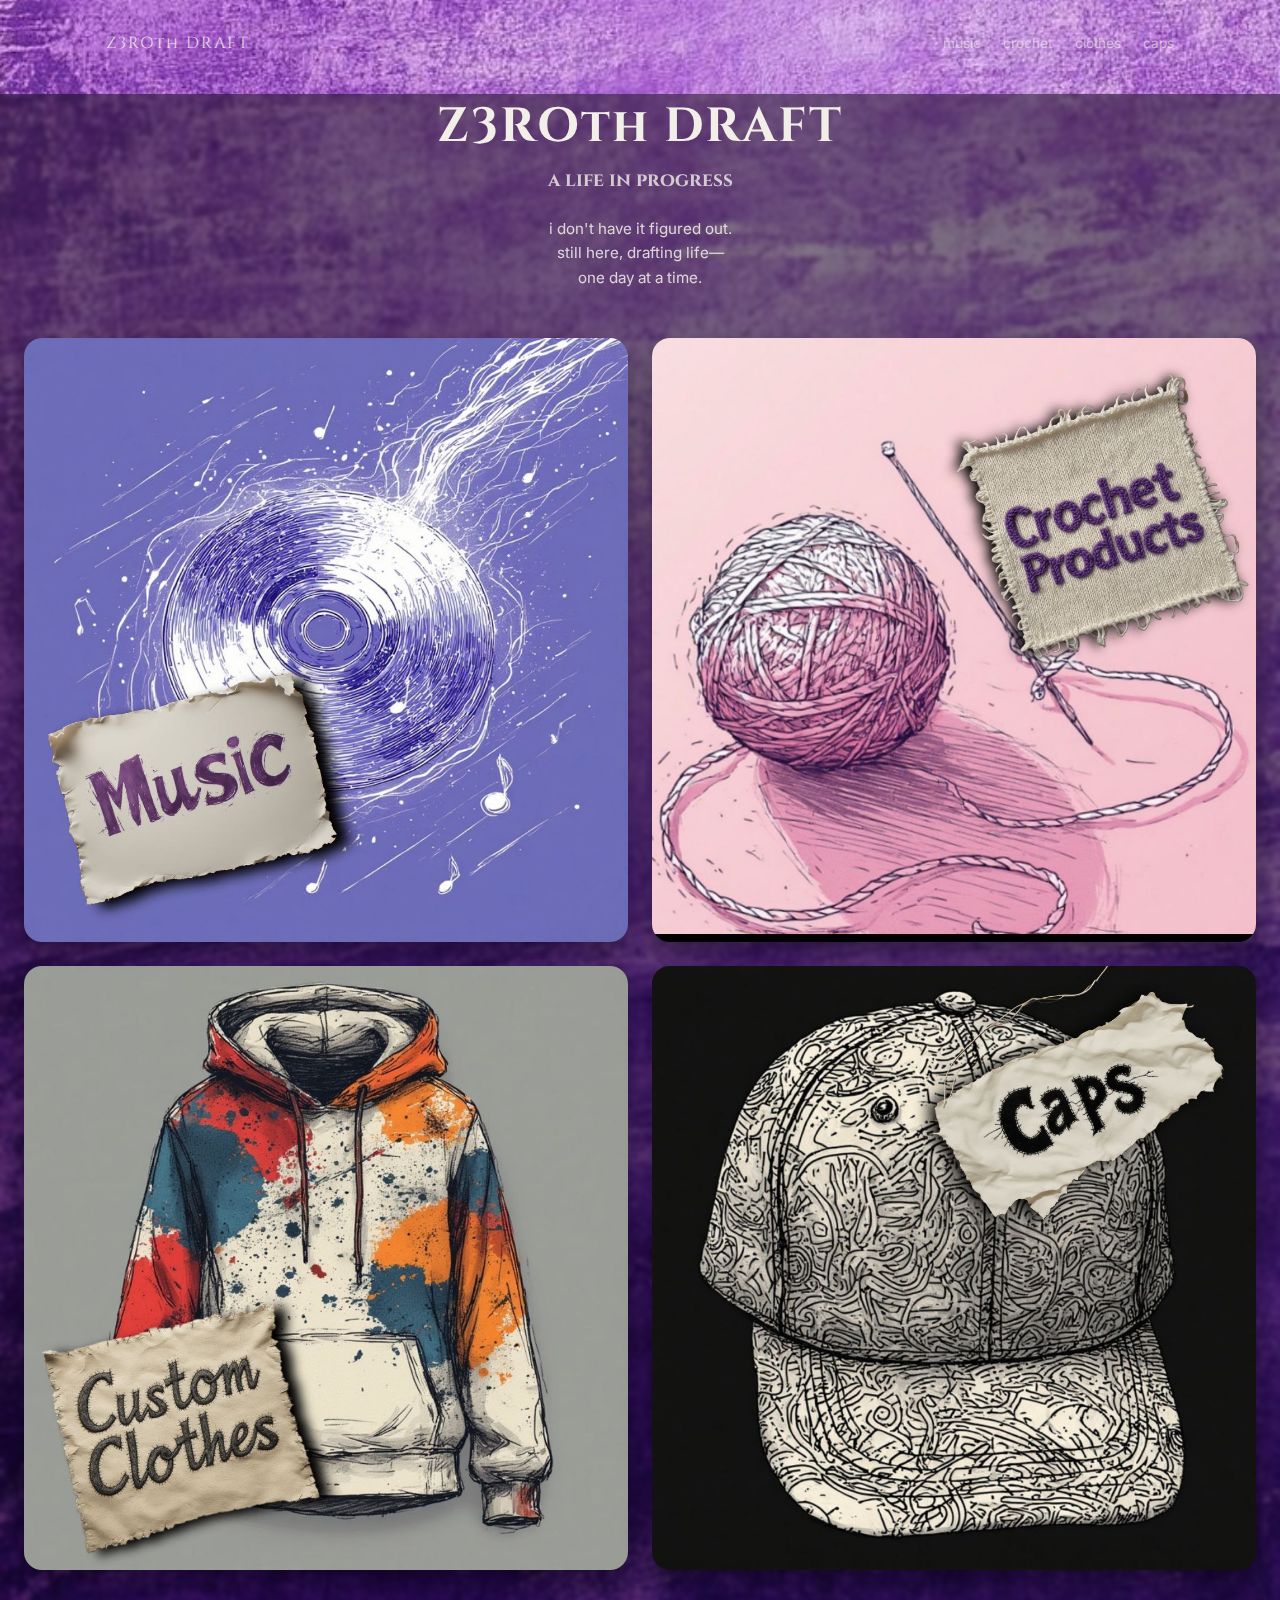
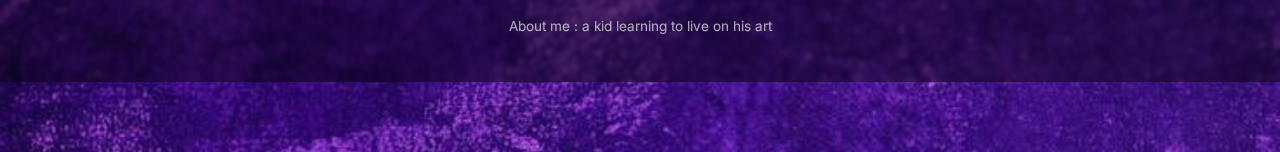
<file: index.html>
<!DOCTYPE html>
<html lang="en">
<head>
  <meta charset="UTF-8" />
  <meta name="viewport" content="width=device-width, initial-scale=1.0"/>
  <title>Z3ROth DRAFT</title>
  <link rel="stylesheet" href="style.css" />
</head>
<body class="home">
<header class="site-nav">
  <a href="index.html" class="nav-logo">Z3ROth DRAFT</a>

  <nav class="nav-links">
    <a href="music.html">music</a>
    <a href="crochet.html">crochet</a>
    <a href="clothes.html">clothes</a>
    <a href="caps.html">caps</a>
  </nav>
</header>

  <main class="container">
    <header class="hero">
      <h1>Z3ROth DRAFT</h1>
      <h2>a life in progress</h2>
      <p>
        i don't have it figured out.<br/>
        still here, drafting life—<br/>
        one day at a time.
      </p>
    </header>

<section class="cards">
  <a href="music.html" class="card image-only">
    <img src="assets/music.png" alt="music">
  </a>

  <a href="crochet.html" class="card image-only">
    <img src="assets/crochet.png" alt="crochet">
  </a>

  <a href="clothes.html" class="card image-only">
    <img src="assets/clothes.png" alt="clothes">
  </a>

  <a href="caps.html" class="card image-only">
    <img src="assets/cap.png" alt="caps">
  </a>
</section>


    <footer>
      <p>About me : a kid learning to live on his art</p>
    </footer>
  </main>

</body>
</html>
</file>
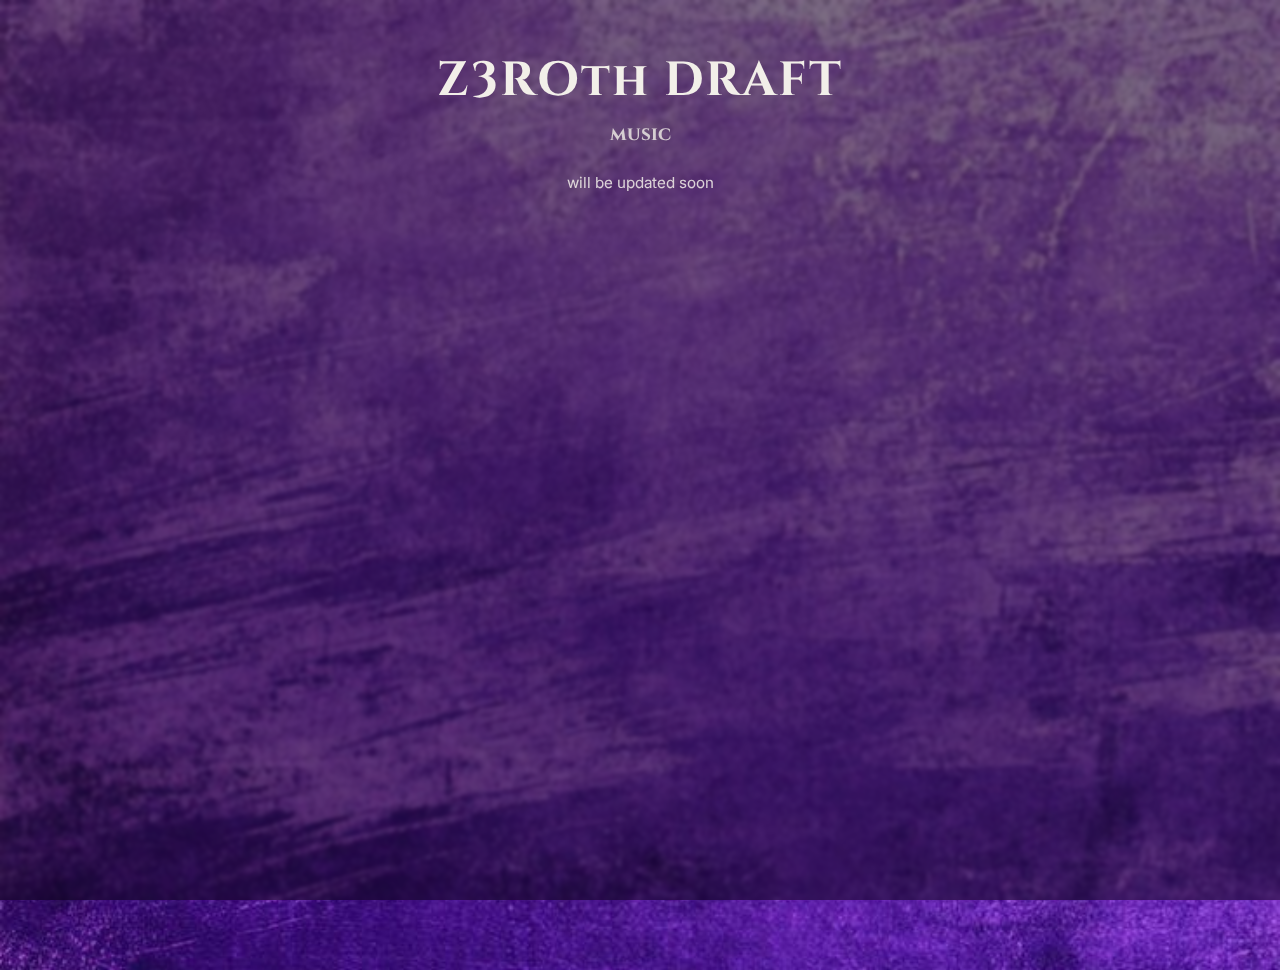
<file: clothers.html>
<!DOCTYPE html>
<html lang="en">
<head>
  <meta charset="UTF-8">
  <meta name="viewport" content="width=device-width, initial-scale=1.0">
  <title>Music – Z3ROth DRAFT</title>
  <link rel="stylesheet" href="style.css">
</head>
<body>

  <main class="container">
    <header class="hero">
      <h1>Z3ROth DRAFT</h1>
      <h2>music</h2>
      <p>will be updated soon</p>
    </header>
  </main>

</body>
</html>
</file>
<file: style.css>
@import url('https://fonts.googleapis.com/css2?family=Cinzel:wght@400;600&family=Inter:wght@300;400&display=swap');

/* ===== SITE NAV ===== */

.site-nav {
  width: 100%;
  max-width: 1100px;
  margin: 0 auto 2.5rem;
  padding: 0 1rem;

  display: flex;
  align-items: center;
  justify-content: space-between;

  font-family: 'Cinzel', serif;
}

.nav-logo {
  font-size: 1rem;
  letter-spacing: 2px;
  text-decoration: none;
  color: #f2efe9;
  opacity: 0.85;
}

.nav-links {
  display: flex;
  gap: 1.4rem;
}

.nav-links a {
  font-family: 'Inter', sans-serif;
  font-size: 0.85rem;
  text-decoration: none;
  color: #f2efe9;
  opacity: 0.6;
  transition: opacity 0.25s ease;
}

.nav-links a:hover {
  opacity: 1;
}


* {
  margin: 0;
  padding: 0;
  box-sizing: border-box;
}

body {
  min-height: 100vh;
  background: url("assets/bg.jpg") no-repeat center center / cover;
  font-family: 'Inter', sans-serif;
  color: #f2efe9;
}

.container {
  min-height: 100vh;
  backdrop-filter: blur(2px);
  background: rgba(0, 0, 0, 0.45);
  padding: 3rem 1.5rem;
  display: flex;
  flex-direction: column;
  align-items: center;
}

.hero {
  text-align: center;
  margin-bottom: 3rem;
}

.hero h1 {
  font-family: 'Cinzel', serif;
  font-size: 3rem;
  letter-spacing: 2px;
}

.hero h2 {
  font-family: 'Cinzel', serif;
  font-size: 1.2rem;
  opacity: 0.8;
  margin-top: 0.5rem;
}

.hero p {
  margin-top: 1.5rem;
  font-size: 0.95rem;
  line-height: 1.6;
  opacity: 0.85;
}

.cards {
  display: grid;
  grid-template-columns: repeat(2, minmax(140px, 1fr));
  gap: 1.5rem;
  margin-bottom: 3rem;
}

.card {
  background: rgba(20, 30, 25, 0.75);
  border-radius: 18px;
  box-shadow: 0 10px 25px rgba(0,0,0,0.4);
  transition: transform 0.35s ease, box-shadow 0.35s ease;
}

/* keeps hover behavior identical */
.card:hover {
  transform: translateY(-6px);
  box-shadow: 0 18px 40px rgba(0,0,0,0.6);
}

/* === HARD OVERRIDE: IMAGE ALWAYS MATCHES SQUARE === */
.card.image-only {
  aspect-ratio: 1 / 1;
  padding: 0;
  overflow: hidden;
  display: block;
}

/* removes intrinsic sizing completely */
.card.image-only img {
  width: 100% !important;
  height: 100% !important;
  max-width: none;
  max-height: none;
  object-fit: cover;
  display: block;
}

footer {
  font-size: 0.85rem;
  opacity: 0.7;
}

/* ===== TRACK TITLE ===== */

.track-meta {
  display: flex;
  align-items: baseline;
  gap: 0.6rem;
  margin-bottom: 0.6rem;
  opacity: 0.85;
}

.track-number {
  font-family: 'Cinzel', serif;
  font-size: 0.85rem;
  letter-spacing: 2px;
  opacity: 0.6;
}

.track-title {
  font-family: 'Inter', sans-serif;
  font-size: 0.9rem;
  letter-spacing: 0.5px;
}

.track:hover .track-meta {
  opacity: 1;
}

.track-meta {
  justify-content: center;
}

.track-number {
  letter-spacing: 3px;
}






/* MUSIC PAGE */

.album-section {
  display: flex;
  flex-direction: column;
  align-items: center;
  gap: 1.8rem;
}

.album-art {
  position: relative;
  width: min(280px, 80vw);
  aspect-ratio: 1 / 1;
  border-radius: 22px;
  overflow: hidden;
  box-shadow: 0 18px 40px rgba(0,0,0,0.6);
}

.album-art img {
  width: 100%;
  height: 100%;
  object-fit: cover;
}

/* Play button */
.play-btn {
  position: absolute;
  inset: 0;
  margin: auto;
  width: 64px;
  height: 64px;
  border-radius: 50%;
  border: none;
  background: rgba(0,0,0,0.55);
  color: #f2efe9;
  font-size: 1.6rem;
  cursor: pointer;
  backdrop-filter: blur(6px);
  transition: transform 0.3s ease, background 0.3s ease;
}

.play-btn:hover {
  transform: scale(1.1);
  background: rgba(0,0,0,0.75);
}

/* Buttons */
.music-actions {
  display: flex;
  gap: 1rem;
}

.btn {
  padding: 0.7rem 1.4rem;
  border-radius: 999px;
  font-size: 0.9rem;
  text-decoration: none;
  border: none;
  cursor: pointer;
  transition: transform 0.25s ease, opacity 0.25s ease;
}

.btn:hover {
  transform: translateY(-2px);
  opacity: 0.9;
}

.btn.secondary {
  background: rgba(255,255,255,0.12);
  color: #f2efe9;
}

.btn.primary {
  background: #f2efe9;
  color: #111;
  font-weight: 600;
}

/* MUSIC PAGE */

.album-section {
  display: flex;
  flex-direction: column;
  align-items: center;
  gap: 1.8rem;
}

.album-art {
  position: relative;
  width: min(280px, 80vw);
  aspect-ratio: 1 / 1;
  border-radius: 22px;
  overflow: hidden;
  box-shadow: 0 18px 40px rgba(0,0,0,0.6);
}

.album-art img {
  width: 100%;
  height: 100%;
  object-fit: cover;
}

.play-btn {
  position: absolute;
  inset: 0;
  margin: auto;
  width: 64px;
  height: 64px;
  border-radius: 50%;
  border: none;
  background: rgba(0,0,0,0.6);
  color: #f2efe9;
  font-size: 1.6rem;
  cursor: pointer;
  backdrop-filter: blur(6px);
  pointer-events: auto;
  z-index: 2;
}

.music-actions {
  display: flex;
  gap: 1rem;
}

.btn {
  padding: 0.7rem 1.4rem;
  border-radius: 999px;
  font-size: 0.9rem;
  border: none;
  cursor: pointer;
  text-decoration: none;
  transition: transform 0.25s ease;
}

.btn:hover {
  transform: translateY(-2px);
}

.btn.secondary {
  background: rgba(255,255,255,0.12);
  color: #f2efe9;
}

.btn.primary {
  background: #f2efe9;
  color: #111;
  font-weight: 600;
}

/* QR MODAL */
.modal {
  position: fixed;
  inset: 0;
  background: rgba(0,0,0,0.75);
  display: flex;
  align-items: center;
  justify-content: center;
  opacity: 0;
  pointer-events: none;
  transition: opacity 0.3s ease;
}

.modal.show {
  opacity: 1;
  pointer-events: auto;
}

.modal-content {
  background: rgba(20,30,25,0.9);
  padding: 2rem;
  border-radius: 20px;
  text-align: center;
  color: #f2efe9;
}

.modal-content img {
  width: 200px;
  margin: 1rem 0;
}

/* FIX BUTTON OVERLAP */

.track {
  display: flex;
  flex-direction: column;
  align-items: center;
  margin-bottom: 3rem; /* space between songs */
}

.music-actions {
  margin-top: 1.2rem; /* pushes buttons below album art */
}

/* DOWNLOAD PROGRESS BAR */

.free-download {
  position: relative;
  overflow: hidden;
}

.free-download .progress {
  position: absolute;
  left: 0;
  top: 0;
  height: 100%;
  width: 0%;
  background: rgba(255,255,255,0.35);
  transition: width 3s linear;
  pointer-events: none;
}

/* QR MODAL BUTTON SPACING */

.modal-content {
  display: flex;
  flex-direction: column;
  align-items: center;
}

.modal-content img {
  margin-bottom: 1.2rem; /* space below QR */
}

.confirm-download {
  margin-top: 0.6rem; /* gap from QR */
}

/* Helper text below download buttons */

.download-note {
  margin-top: 0.6rem;
  font-size: 0.75rem;
  opacity: 0.6;
  text-align: center;
  display: block;
}

.music-actions {
  flex-wrap: wrap;
  justify-content: center;
}

/* Fade-in helper text on hover */

.download-note {
  opacity: 0;
  transform: translateY(-4px);
  transition: opacity 0.3s ease, transform 0.3s ease;
  margin-top: 0.6rem;
  font-size: 0.75rem;
  text-align: center;
  display: block;
}

.music-actions:hover .download-note {
  opacity: 0.65;
  transform: translateY(0);
}

/* Disabled button state */

.btn.disabled {
  pointer-events: none;
  opacity: 0.5;
  transform: none;
}

/* ===== HOME PAGE NAV FIX ===== */

/* ===== TRANSPARENT NAV ON HOME ===== */

body.home .container {
  padding-top: 0;
}

body.home .site-nav {
  padding-top: 2rem;
}

/* ===== MINIMAL PLAYER BAR ===== */

.player-bar {
  position: fixed;
  bottom: 0;
  left: 0;
  width: 100%;
  padding: 0.6rem 0.9rem;

  display: flex;
  align-items: center;
  gap: 0.9rem;

  background: rgba(12, 14, 13, 0.85);
  backdrop-filter: blur(10px);
  z-index: 1000;
}

.player-bar.hidden {
  display: none;
}

/* LEFT */

.player-left {
  display: flex;
  align-items: center;
  gap: 0.7rem;
  min-width: 0;
}

#playerArt {
  width: 42px;
  height: 42px;
  border-radius: 8px;
  object-fit: cover;
  opacity: 0.9;
}

.player-info {
  display: flex;
  flex-direction: column;
  font-size: 0.75rem;
  opacity: 0.85;
  white-space: nowrap;
  overflow: hidden;
}

#playerTrackTitle {
  font-size: 0.8rem;
  text-overflow: ellipsis;
  overflow: hidden;
}

/* CENTER */

.player-center {
  flex: 1;
  display: flex;
  flex-direction: column;
  gap: 0.3rem;
}

/* CONTROLS */

.player-controls {
  display: flex;
  justify-content: center;
  gap: 1rem;
}

.player-controls button {
  background: none;
  border: none;
  color: #f2efe9;
  font-size: 1rem;
  opacity: 0.75;
  cursor: pointer;
}

.player-controls button:hover {
  opacity: 1;
}

/* PROGRESS BAR (MINIMAL) */

#progressBar {
  -webkit-appearance: none;
  appearance: none;
  width: 100%;
  height: 2px;
  background: rgba(255,255,255,0.25);
  outline: none;
}

#progressBar::-webkit-slider-thumb {
  -webkit-appearance: none;
  appearance: none;
  width: 10px;
  height: 10px;
  background: #f2efe9;
  border-radius: 50%;
  cursor: pointer;
}

#progressBar::-moz-range-thumb {
  width: 10px;
  height: 10px;
  background: #f2efe9;
  border-radius: 50%;
  cursor: pointer;
}

/* MOBILE */

@media (max-width: 480px) {
  #playerArt {
    width: 36px;
    height: 36px;
  }

  .player-controls button {
    font-size: 1.2rem;
  }
}


/* Touch comfort */
@media (max-width: 480px) {
  .player-controls button {
    font-size: 1.4rem;
  }
}

body {
  padding-bottom: 70px;
}
</file>
